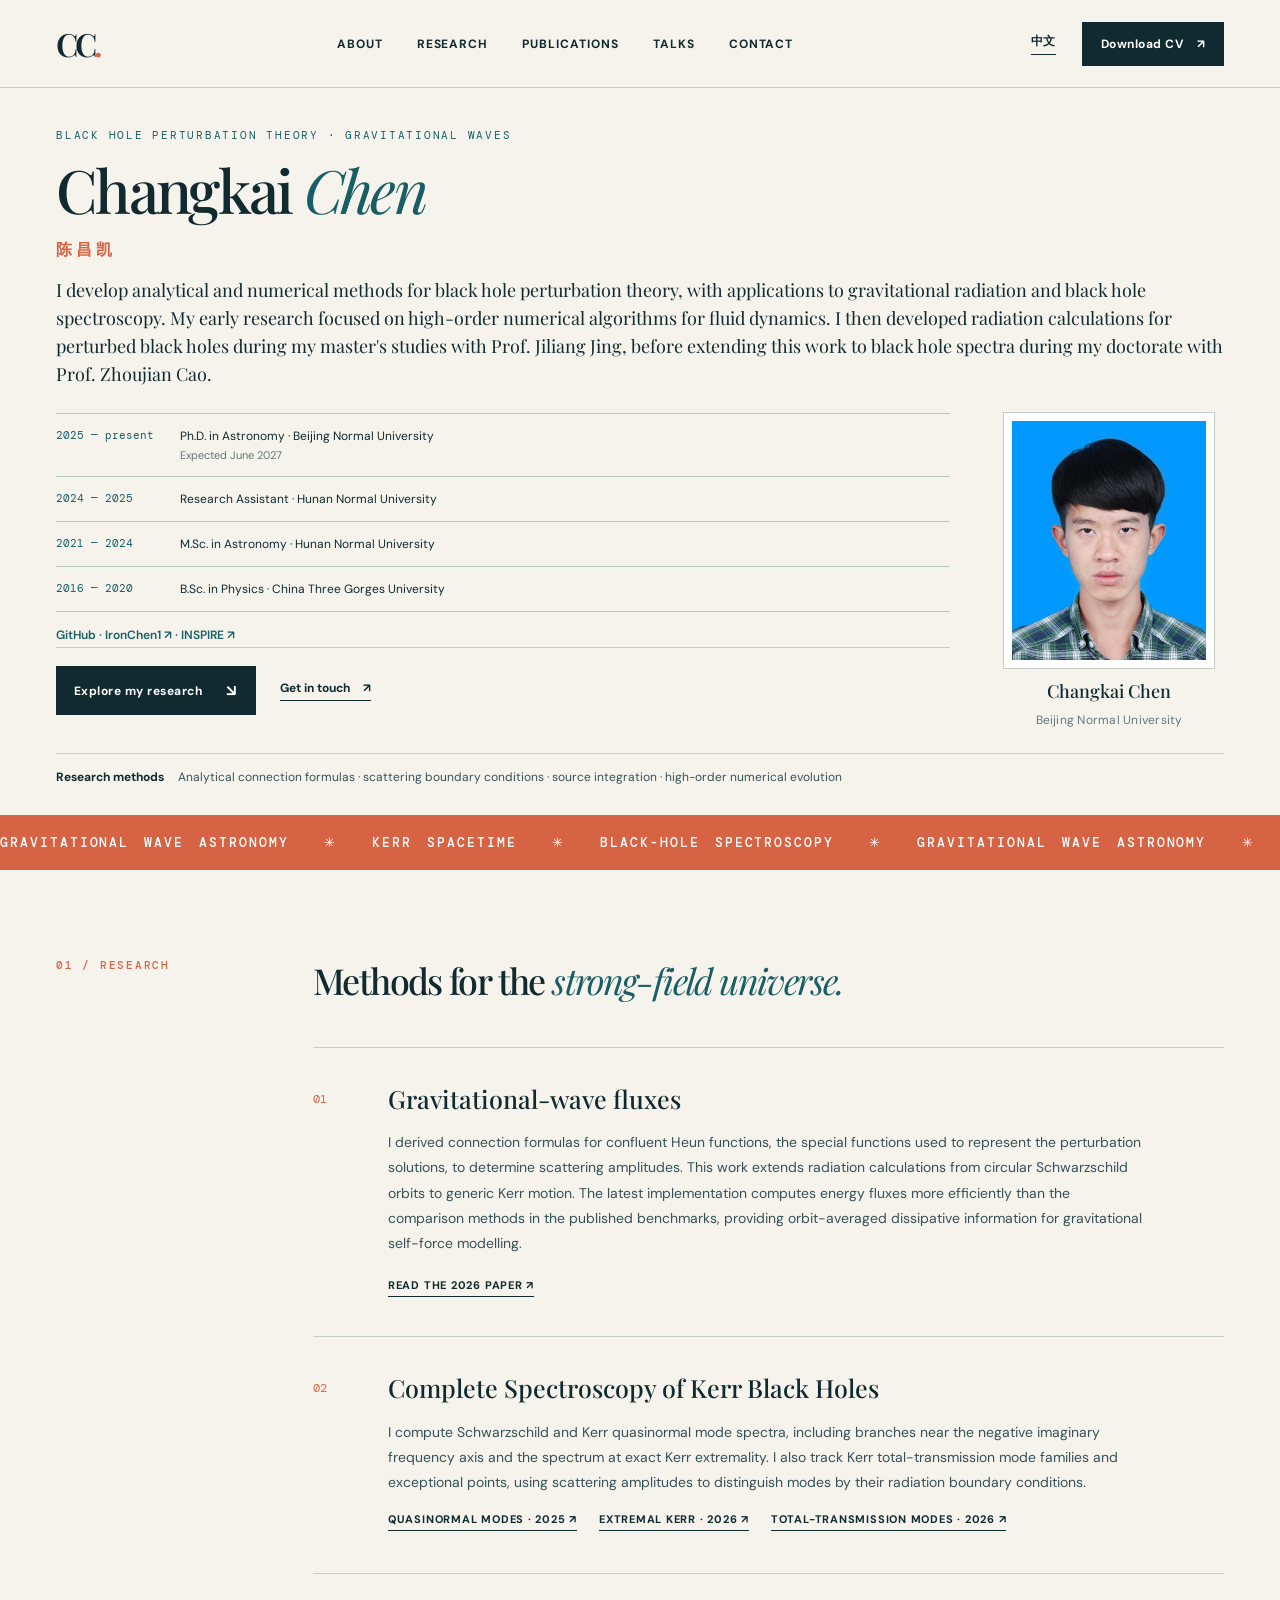
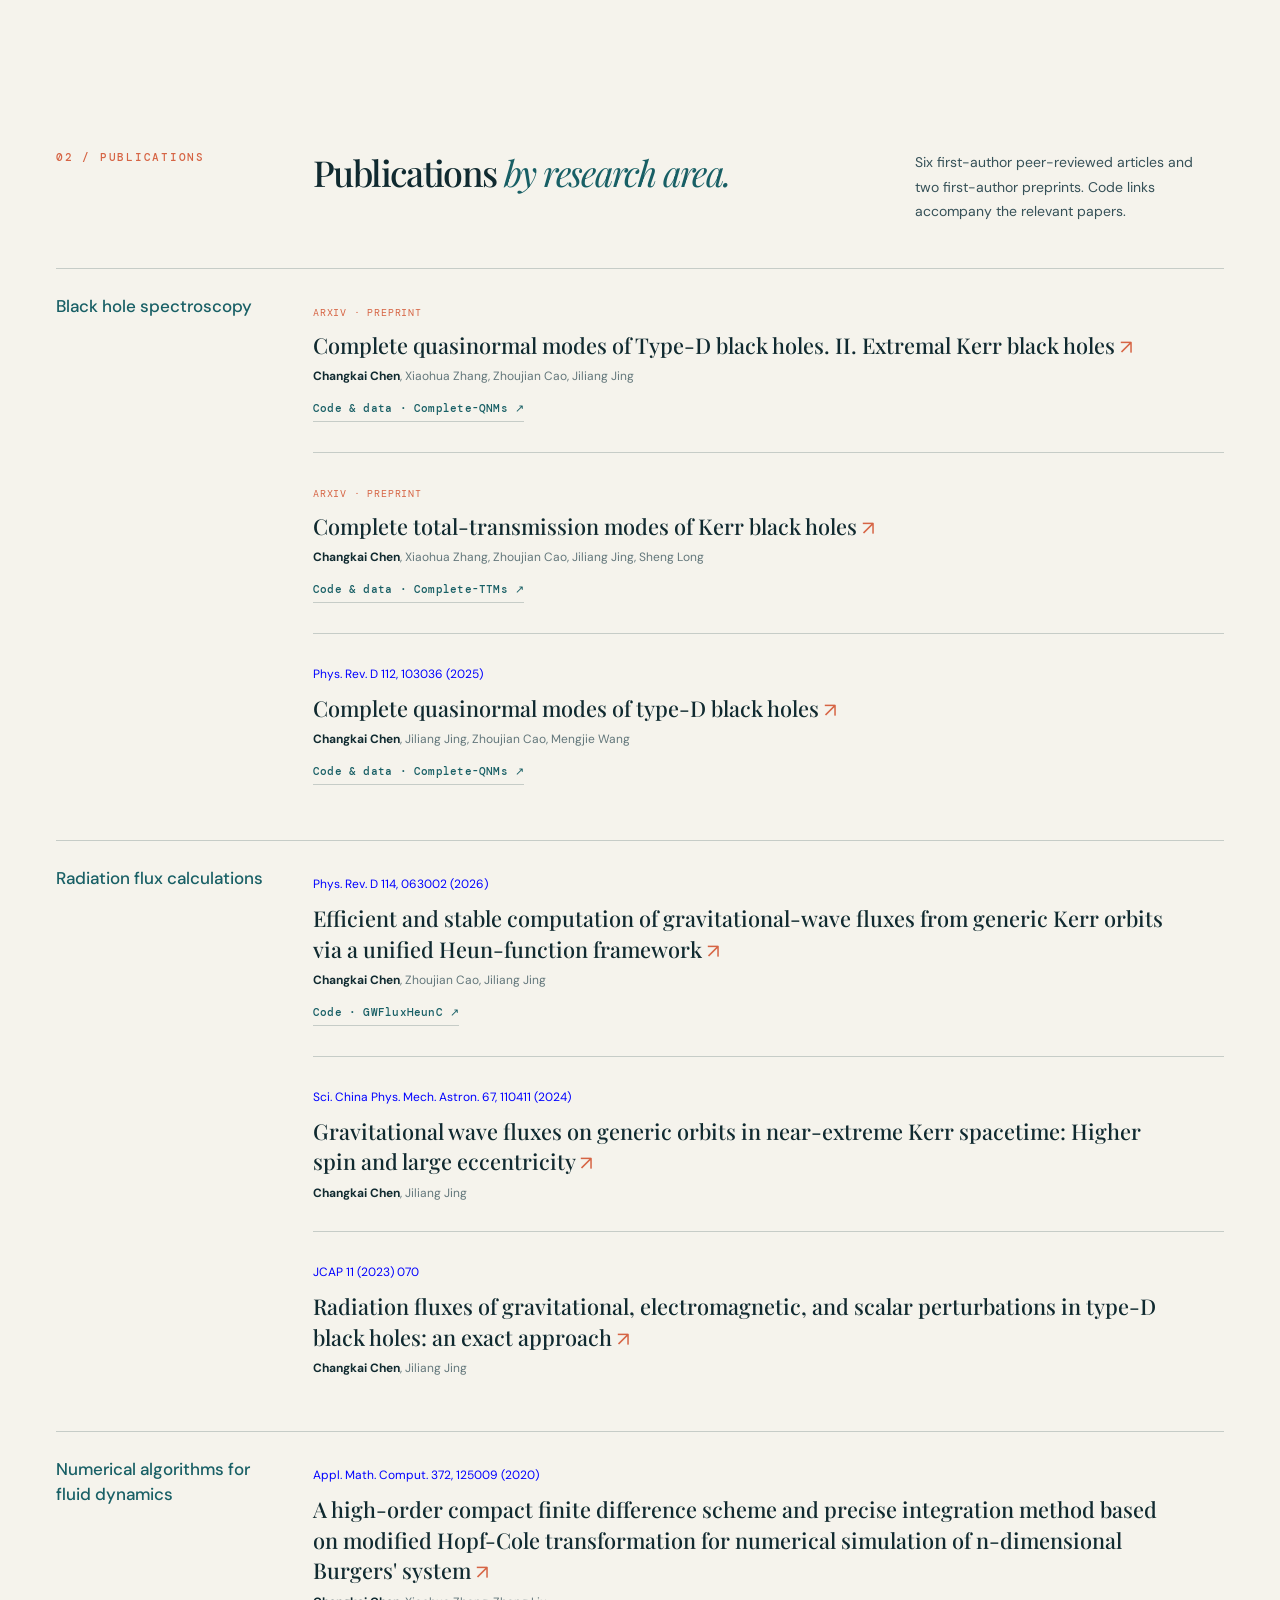
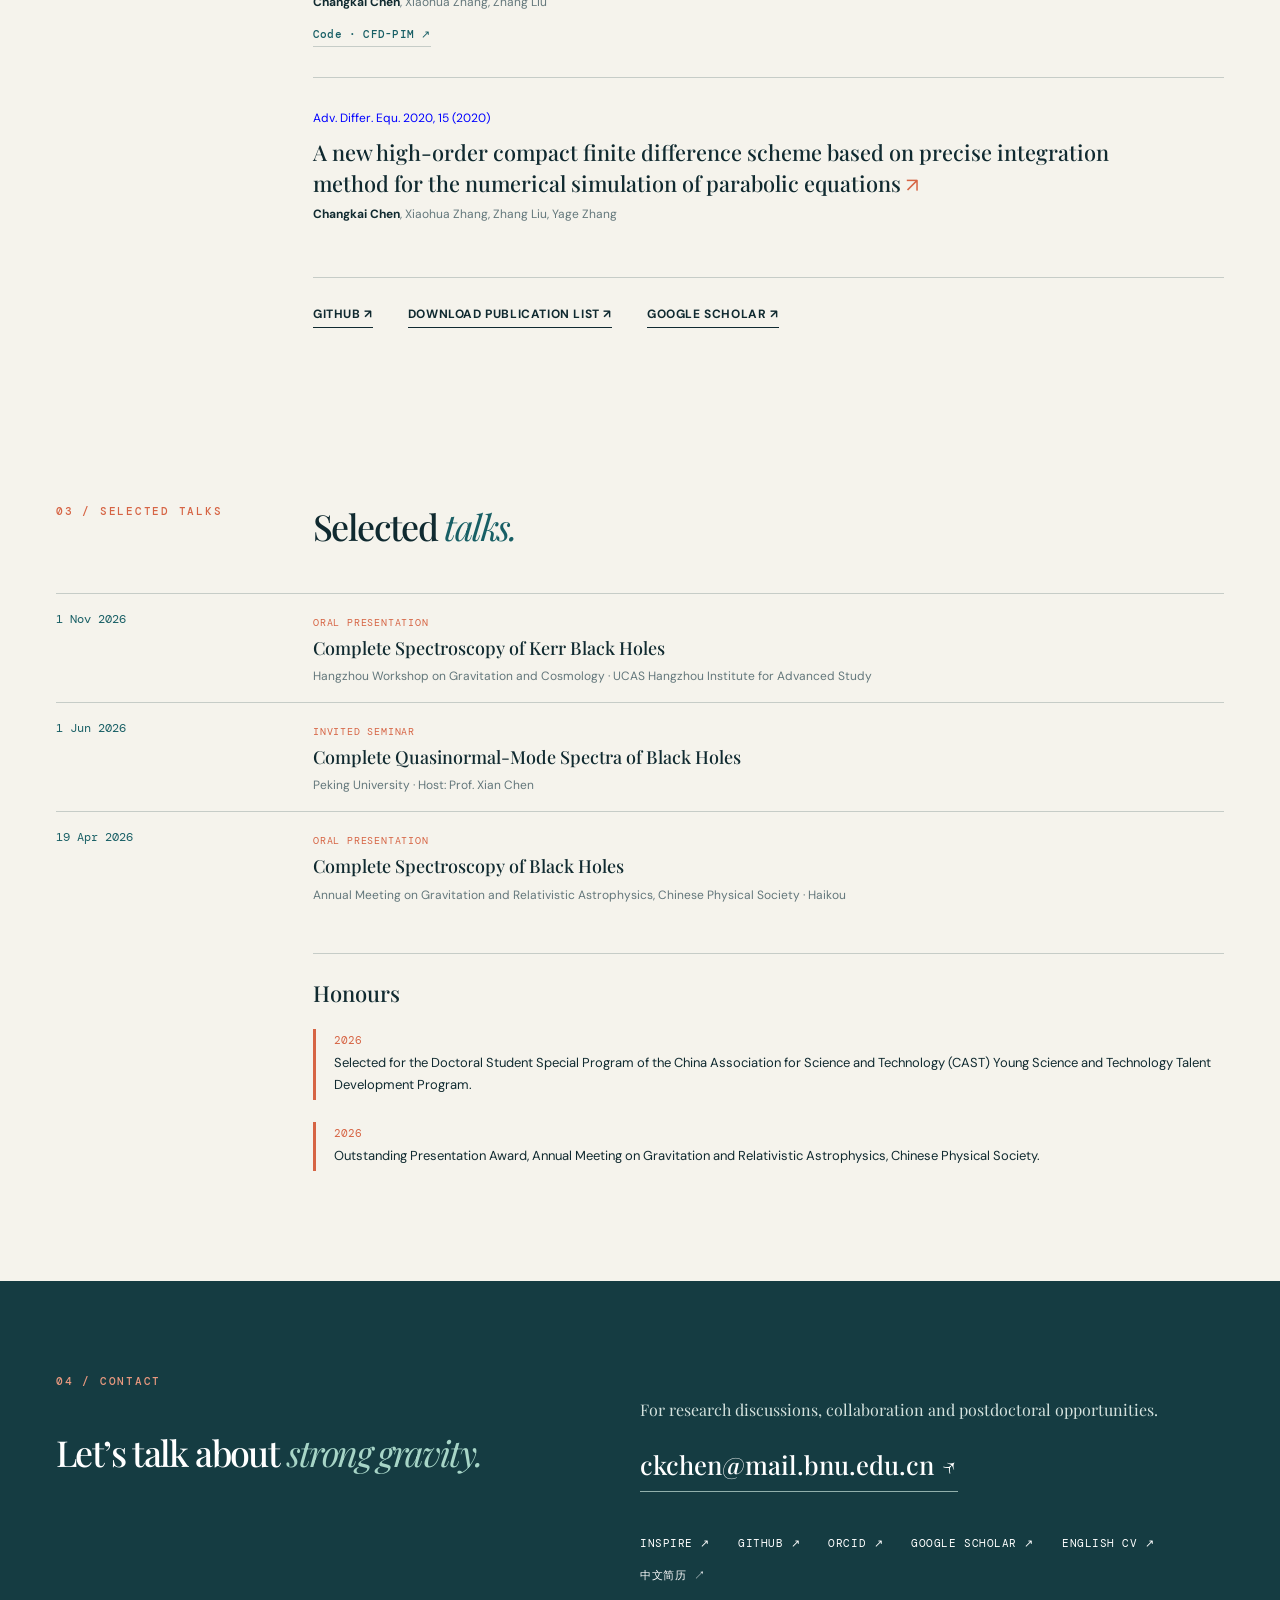
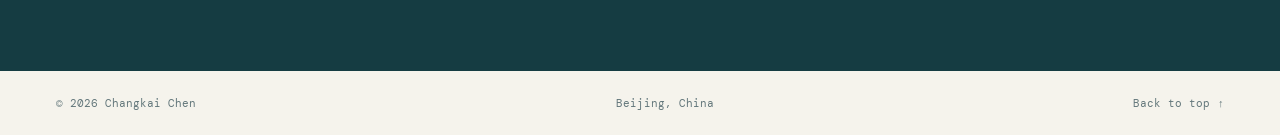
<file: index.html>
<!doctype html>
<html lang="en">
<head>
  <meta charset="utf-8">
  <meta name="viewport" content="width=device-width,initial-scale=1">
  <meta name="description" content="Changkai Chen is an astronomy Ph.D. researcher at Beijing Normal University working on black-hole perturbations, gravitational-wave fluxes and quasinormal modes.">
  <title>Changkai Chen · Black holes & gravitational waves</title>
  <link rel="canonical" href="https://ironchen1.github.io/">
  <link rel="alternate" hreflang="zh" href="https://ironchen1.github.io/zh.html">
  <link rel="stylesheet" href="styles.css?v=20261113g">
  <script type="application/ld+json">{"@context":"https://schema.org","@type":"Person","name":"Changkai Chen","alternateName":"陈昌凯","url":"https://ironchen1.github.io/","email":"mailto:ckchen@mail.bnu.edu.cn","affiliation":{"@type":"CollegeOrUniversity","name":"Beijing Normal University"},"sameAs":["https://www.researchgate.net/profile/Changkai-Chen","https://inspirehep.net/authors/2769419?ui-citation-summary=true","https://github.com/IronChen1","https://orcid.org/0000-0002-4023-0682","https://scholar.google.com/citations?user=2WpuOF4AAAAJ"],"knowsAbout":["Black-hole perturbation theory","Gravitational waves","Kerr black holes","Quasinormal modes"]}</script>
</head>
<body>
  <a class="skip" href="#main">Skip to content</a>
  <header class="site-header">
    <a class="brand" href="#top" aria-label="Changkai Chen, home">CC<span class="brand-dot">.</span></a>
    <nav aria-label="Main navigation"><a href="#about">About</a><a href="#research">Research</a><a href="#publications">Publications</a><a href="#talks">Talks</a><a href="#contact">Contact</a></nav>
    <div class="header-actions"><a class="lang" href="zh.html" lang="zh-CN" aria-label="View in Chinese">中文</a><a class="header-cv" href="assets/CV_Changkai_Chen_General.pdf" download>Download CV <span aria-hidden="true">↗</span></a></div>
  </header>
  <main id="main">
    <section class="hero wrap" id="top">
      <div class="hero-copy" id="about"><p class="lead-line">Black hole perturbation theory · Gravitational waves</p><h1><span class="latin-name">Changkai <em>Chen</em></span><span class="han-name" lang="zh-CN">陈昌凯</span></h1><p class="hero-intro">I develop analytical and numerical methods for black hole perturbation theory, with applications to gravitational radiation and black hole spectroscopy. My early research focused on high-order numerical algorithms for fluid dynamics. I then developed radiation calculations for perturbed black holes during my master's studies with Prof. Jiliang Jing, before extending this work to black hole spectra during my doctorate with Prof. Zhoujian Cao.</p></div>
      <div class="hero-details"><div class="timeline hero-timeline"><div><time>2025 — present</time><span>Ph.D. in Astronomy · Beijing Normal University<span class="degree-note">Expected June 2027</span></span></div><div><time>2024 — 2025</time><span>Research Assistant · Hunan Normal University</span></div><div><time>2021 — 2024</time><span>M.Sc. in Astronomy · Hunan Normal University</span></div><div><time>2016 — 2020</time><span>B.Sc. in Physics · China Three Gorges University</span></div></div><div class="profile-github"><a href="https://github.com/IronChen1" target="_blank" rel="noopener noreferrer">GitHub · IronChen1 <span aria-hidden="true">↗</span></a><span aria-hidden="true"> · </span><a href="https://inspirehep.net/authors/2769419?ui-citation-summary=true" target="_blank" rel="noopener noreferrer">INSPIRE <span aria-hidden="true">↗</span></a></div>
        <div class="hero-links"><a class="button-primary" href="#research">Explore my research <span aria-hidden="true">↘</span></a><a class="text-link" href="mailto:ckchen@mail.bnu.edu.cn">Get in touch <span aria-hidden="true">↗</span></a></div></div>
      <figure class="hero-visual"><div class="portrait-frame"><img src="assets/photo.jpg" alt="Changkai Chen" width="358" height="441"></div><figcaption class="visual-note">Changkai Chen<span>Beijing Normal University</span></figcaption></figure>
      <div class="hero-methods"><strong>Research methods</strong><span>Analytical connection formulas · scattering boundary conditions · source integration · high-order numerical evolution</span></div>
    </section>
    <div class="marquee" aria-hidden="true"><div>GRAVITATIONAL WAVE ASTRONOMY <span>✳</span> KERR SPACETIME <span>✳</span> BLACK-HOLE SPECTROSCOPY <span>✳</span> GRAVITATIONAL WAVE ASTRONOMY <span>✳</span> KERR SPACETIME <span>✳</span></div></div>

    <section class="section research wrap" id="research">
      <div class="section-head"><span class="index">01 / RESEARCH</span><h2>Methods for the <em>strong-field universe.</em></h2></div>
      <div class="research-list">
        <article class="research-item"><span class="item-no">01</span><div><h3>Gravitational-wave fluxes</h3><p>I derived connection formulas for confluent Heun functions, the special functions used to represent the perturbation solutions, to determine scattering amplitudes. This work extends radiation calculations from circular Schwarzschild orbits to generic Kerr motion. The latest implementation computes energy fluxes more efficiently than the comparison methods in the published benchmarks, providing orbit-averaged dissipative information for gravitational self-force modelling.</p><a href="https://doi.org/10.1103/nngm-dhpl" target="_blank" rel="noopener noreferrer">Read the 2026 paper <span aria-hidden="true">↗</span></a></div></article>
        <article class="research-item"><span class="item-no">02</span><div><h3>Complete Spectroscopy of Kerr Black Holes</h3><p>I compute Schwarzschild and Kerr quasinormal mode spectra, including branches near the negative imaginary frequency axis and the spectrum at exact Kerr extremality. I also track Kerr total-transmission mode families and exceptional points, using scattering amplitudes to distinguish modes by their radiation boundary conditions.</p><div class="research-links"><a href="https://doi.org/10.1103/f8m8-vr4l" target="_blank" rel="noopener noreferrer">Quasinormal modes · 2025 <span aria-hidden="true">↗</span></a><a href="https://arxiv.org/abs/2610.39095" target="_blank" rel="noopener noreferrer">Extremal Kerr · 2026 <span aria-hidden="true">↗</span></a><a href="https://arxiv.org/abs/2609.39609" target="_blank" rel="noopener noreferrer">Total-transmission modes · 2026 <span aria-hidden="true">↗</span></a></div></div></article>


      </div>
    </section>

    <section class="section pubs wrap" id="publications">
      <div class="section-head"><span class="index">02 / PUBLICATIONS</span><h2>Publications <em>by research area.</em></h2><p>Six first-author peer-reviewed articles and two first-author preprints. Code links accompany the relevant papers.</p></div>
      <div class="pub-year pub-category"><span>Black hole spectroscopy</span><div class="pubs-in-year"><article><span class="pub-type">arXiv · Preprint</span><h3><a href="https://arxiv.org/abs/2610.39095" target="_blank" rel="noopener noreferrer">Complete quasinormal modes of Type-D black holes. II. Extremal Kerr black holes <span aria-hidden="true">↗</span></a></h3><p><strong>Changkai Chen</strong>, Xiaohua Zhang, Zhoujian Cao, Jiliang Jing</p><div class="paper-resources"><a href="https://github.com/IronChen1/Complete-QNMs" target="_blank" rel="noopener noreferrer">Code &amp; data · Complete-QNMs <span aria-hidden="true">↗</span></a></div></article><article><span class="pub-type">arXiv · Preprint</span><h3><a href="https://arxiv.org/abs/2609.39609" target="_blank" rel="noopener noreferrer">Complete total-transmission modes of Kerr black holes <span aria-hidden="true">↗</span></a></h3><p><strong>Changkai Chen</strong>, Xiaohua Zhang, Zhoujian Cao, Jiliang Jing, Sheng Long</p><div class="paper-resources"><a href="https://github.com/IronChen1/Complete-TTMs" target="_blank" rel="noopener noreferrer">Code &amp; data · Complete-TTMs <span aria-hidden="true">↗</span></a></div></article><article><a class="journal-citation" href="https://doi.org/10.1103/f8m8-vr4l" target="_blank" rel="noopener noreferrer">Phys. Rev. D 112, 103036 (2025)</a><h3><a href="https://doi.org/10.1103/f8m8-vr4l" target="_blank" rel="noopener noreferrer">Complete quasinormal modes of type-D black holes <span aria-hidden="true">↗</span></a></h3><p><strong>Changkai Chen</strong>, Jiliang Jing, Zhoujian Cao, Mengjie Wang</p><div class="paper-resources"><a href="https://github.com/IronChen1/Complete-QNMs" target="_blank" rel="noopener noreferrer">Code &amp; data · Complete-QNMs <span aria-hidden="true">↗</span></a></div></article></div></div>
      <div class="pub-year pub-category"><span>Radiation flux calculations</span><div class="pubs-in-year"><article><a class="journal-citation" href="https://doi.org/10.1103/nngm-dhpl" target="_blank" rel="noopener noreferrer">Phys. Rev. D 114, 063002 (2026)</a><h3><a href="https://doi.org/10.1103/nngm-dhpl" target="_blank" rel="noopener noreferrer">Efficient and stable computation of gravitational-wave fluxes from generic Kerr orbits via a unified Heun-function framework <span aria-hidden="true">↗</span></a></h3><p><strong>Changkai Chen</strong>, Zhoujian Cao, Jiliang Jing</p><div class="paper-resources"><a href="https://github.com/IronChen1/GWFluxHeunC" target="_blank" rel="noopener noreferrer">Code · GWFluxHeunC <span aria-hidden="true">↗</span></a></div></article><article><a class="journal-citation" href="https://doi.org/10.1007/s11433-024-2431-0" target="_blank" rel="noopener noreferrer">Sci. China Phys. Mech. Astron. 67, 110411 (2024)</a><h3><a href="https://doi.org/10.1007/s11433-024-2431-0" target="_blank" rel="noopener noreferrer">Gravitational wave fluxes on generic orbits in near-extreme Kerr spacetime: Higher spin and large eccentricity <span aria-hidden="true">↗</span></a></h3><p><strong>Changkai Chen</strong>, Jiliang Jing</p></article><article><a class="journal-citation" href="https://doi.org/10.1088/1475-7516/2023/11/070" target="_blank" rel="noopener noreferrer">JCAP 11 (2023) 070</a><h3><a href="https://doi.org/10.1088/1475-7516/2023/11/070" target="_blank" rel="noopener noreferrer">Radiation fluxes of gravitational, electromagnetic, and scalar perturbations in type-D black holes: an exact approach <span aria-hidden="true">↗</span></a></h3><p><strong>Changkai Chen</strong>, Jiliang Jing</p></article></div></div>
      <div class="pub-year pub-category"><span>Numerical algorithms for fluid dynamics</span><div class="pubs-in-year"><article><a class="journal-citation" href="https://doi.org/10.1016/j.amc.2019.125009" target="_blank" rel="noopener noreferrer">Appl. Math. Comput. 372, 125009 (2020)</a><h3><a href="https://doi.org/10.1016/j.amc.2019.125009" target="_blank" rel="noopener noreferrer">A high-order compact finite difference scheme and precise integration method based on modified Hopf-Cole transformation for numerical simulation of n-dimensional Burgers' system <span aria-hidden="true">↗</span></a></h3><p><strong>Changkai Chen</strong>, Xiaohua Zhang, Zhang Liu</p><div class="paper-resources"><a href="https://github.com/LzEfreet/CFD-PIM" target="_blank" rel="noopener noreferrer">Code · CFD-PIM <span aria-hidden="true">↗</span></a></div></article><article><a class="journal-citation" href="https://doi.org/10.1186/s13662-019-2484-7" target="_blank" rel="noopener noreferrer">Adv. Differ. Equ. 2020, 15 (2020)</a><h3><a href="https://doi.org/10.1186/s13662-019-2484-7" target="_blank" rel="noopener noreferrer">A new high-order compact finite difference scheme based on precise integration method for the numerical simulation of parabolic equations <span aria-hidden="true">↗</span></a></h3><p><strong>Changkai Chen</strong>, Xiaohua Zhang, Zhang Liu, Yage Zhang</p></article></div></div>
      <div class="publication-links"><a href="https://github.com/IronChen1" target="_blank" rel="noopener noreferrer">GitHub <span aria-hidden="true">↗</span></a><a href="assets/Publications_Changkai_Chen.pdf" download>Download publication list <span aria-hidden="true">↗</span></a><a href="https://scholar.google.com/citations?user=2WpuOF4AAAAJ" target="_blank" rel="noopener noreferrer">Google Scholar <span aria-hidden="true">↗</span></a></div>
    </section>

    <section class="section pubs wrap" id="talks"><div class="section-head"><span class="index">03 / SELECTED TALKS</span><h2>Selected <em>talks.</em></h2></div><div class="pub-year"><span>1 Nov 2026</span><div class="pubs-in-year"><article><span class="pub-type">Oral presentation</span><h3>Complete Spectroscopy of Kerr Black Holes</h3><p>Hangzhou Workshop on Gravitation and Cosmology · UCAS Hangzhou Institute for Advanced Study</p></article></div></div><div class="pub-year"><span>1 Jun 2026</span><div class="pubs-in-year"><article><span class="pub-type">Invited seminar</span><h3>Complete Quasinormal-Mode Spectra of Black Holes</h3><p>Peking University · Host: Prof. Xian Chen</p></article></div></div><div class="pub-year"><span>19 Apr 2026</span><div class="pubs-in-year"><article><span class="pub-type">Oral presentation</span><h3>Complete Spectroscopy of Black Holes</h3><p>Annual Meeting on Gravitation and Relativistic Astrophysics, Chinese Physical Society · Haikou</p></article></div></div><div class="talk-honours"><h3>Honours</h3><div class="about-highlights"><p class="award"><span>2026</span> Selected for the Doctoral Student Special Program of the China Association for Science and Technology (CAST) Young Science and Technology Talent Development Program.</p><p class="award"><span>2026</span> Outstanding Presentation Award, Annual Meeting on Gravitation and Relativistic Astrophysics, Chinese Physical Society.</p></div></div></section>
    <section class="contact" id="contact"><div class="wrap contact-grid"><div><span class="index">04 / CONTACT</span><h2>Let’s talk about <em>strong gravity.</em></h2></div><div class="contact-side"><p>For research discussions, collaboration and postdoctoral opportunities.</p><a class="email" href="mailto:ckchen@mail.bnu.edu.cn">ckchen@mail.bnu.edu.cn <span aria-hidden="true">↗</span></a><div class="contact-links"><a href="https://inspirehep.net/authors/2769419?ui-citation-summary=true" target="_blank" rel="noopener noreferrer">INSPIRE ↗</a><a href="https://github.com/IronChen1" target="_blank" rel="noopener noreferrer">GitHub ↗</a><a href="https://orcid.org/0000-0002-4023-0682" target="_blank" rel="noopener noreferrer">ORCID ↗</a><a href="https://scholar.google.com/citations?user=2WpuOF4AAAAJ" target="_blank" rel="noopener noreferrer">Google Scholar ↗</a><a href="assets/CV_Changkai_Chen_General.pdf" download>English CV ↗</a><a href="assets/CV_Changkai_Chen_CN_University.pdf" download>中文简历 ↗</a></div></div></div></section>
  </main>
  <footer class="footer wrap"><span>© 2026 Changkai Chen</span><span>Beijing, China</span><a href="#top">Back to top ↑</a></footer>
</body>
</html>
</file>
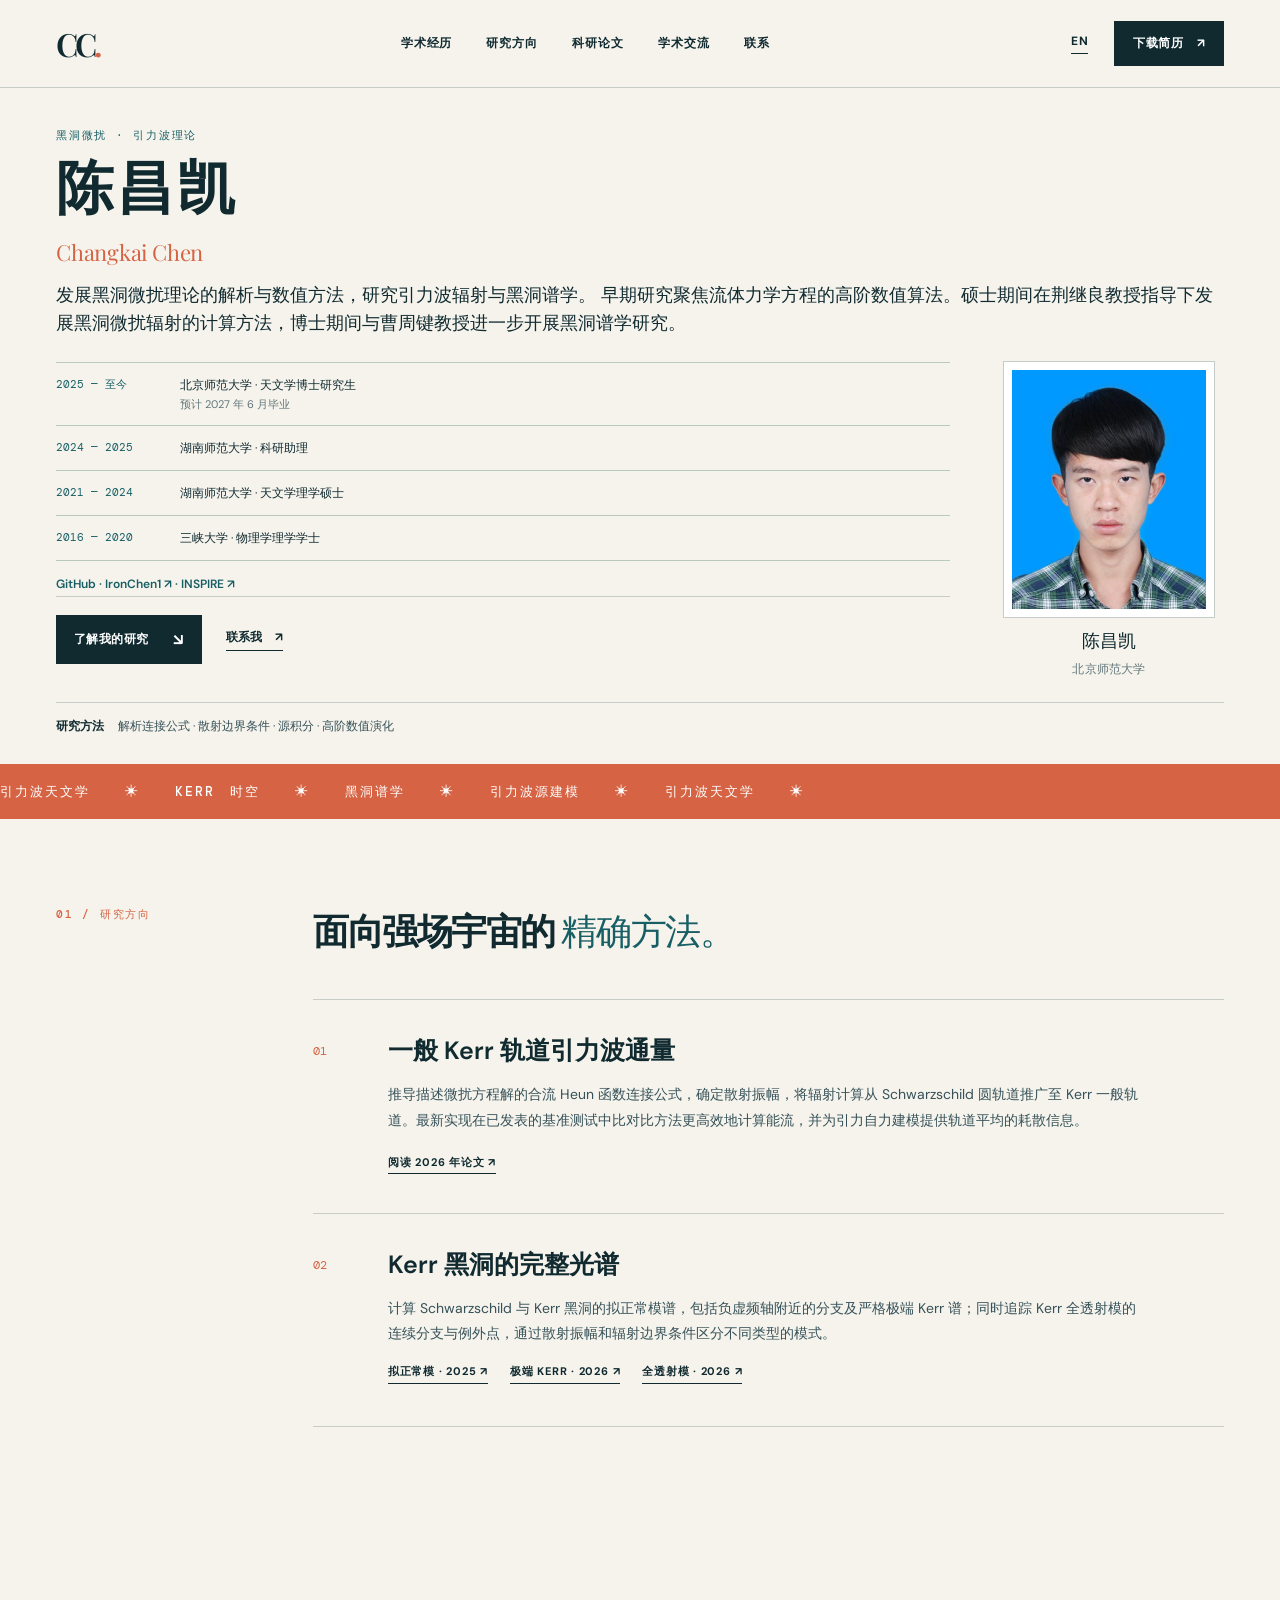
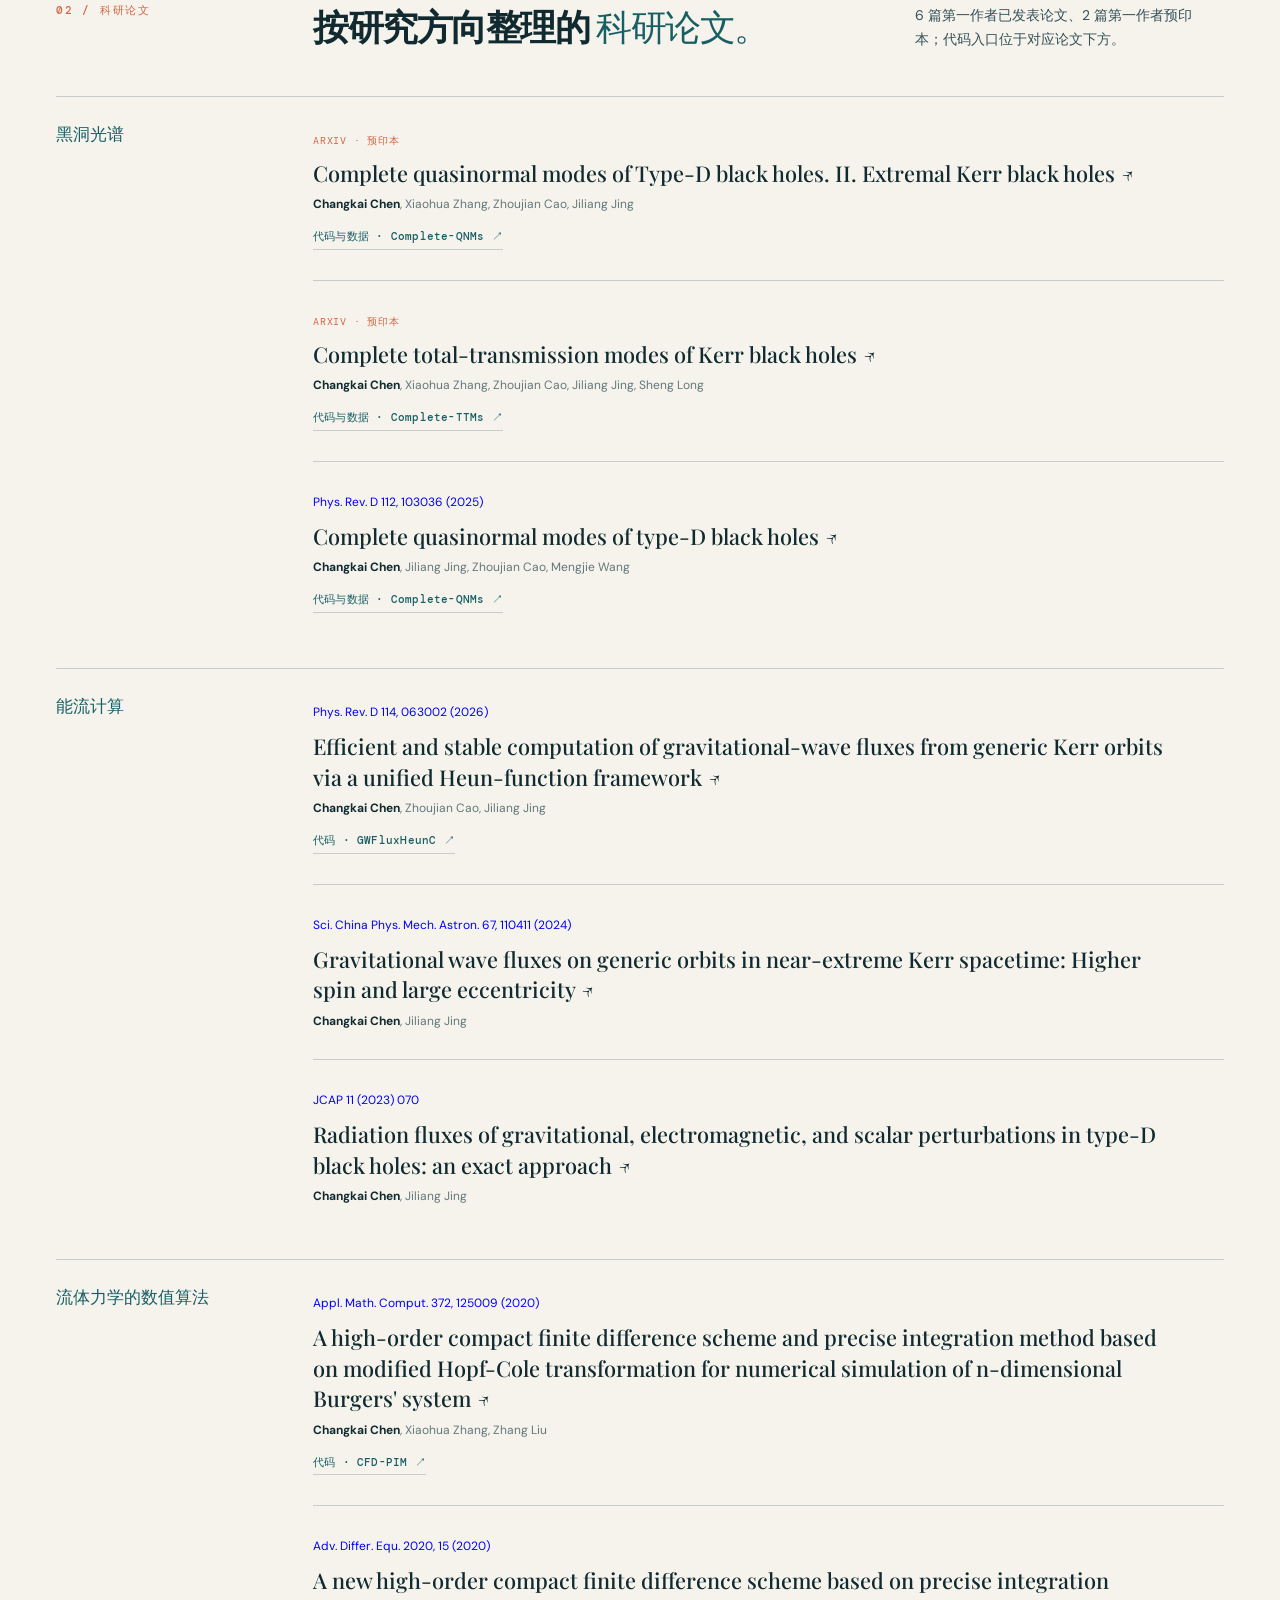
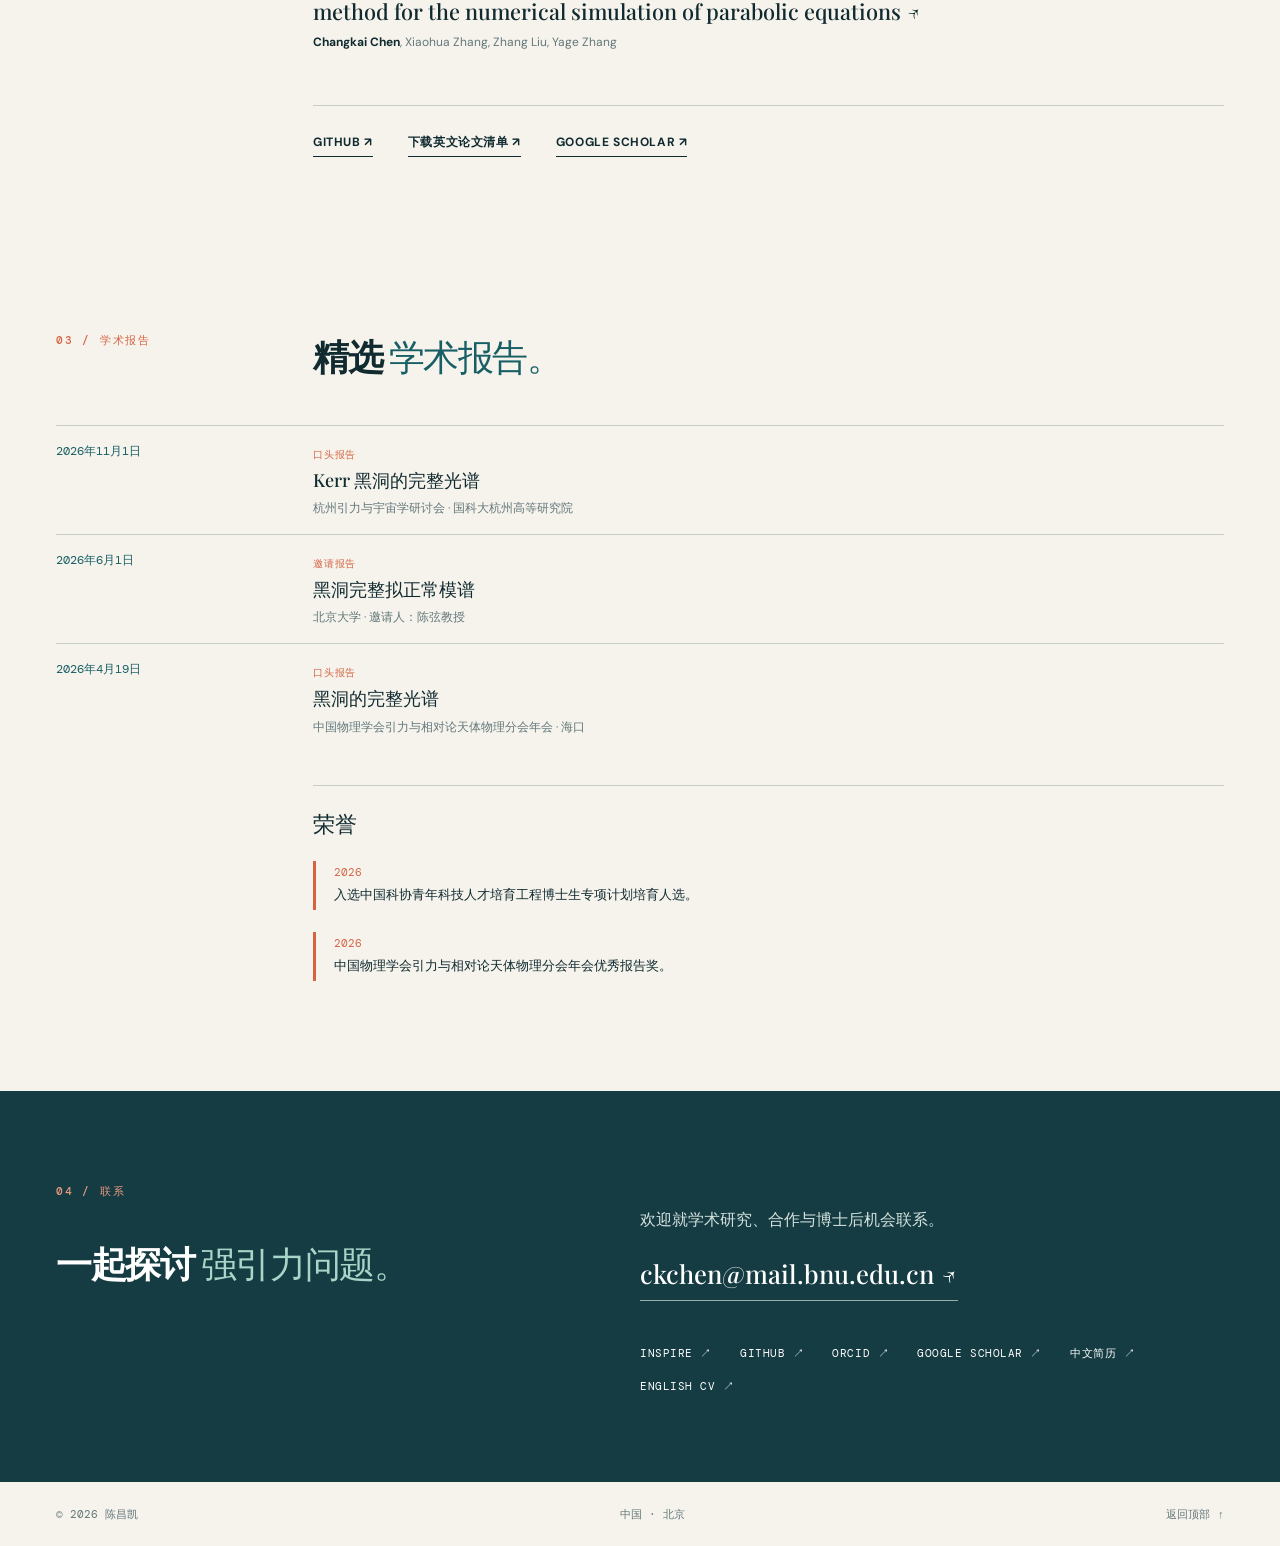
<file: zh.html>
<!doctype html>
<html lang="zh-CN">
<head>
  <meta charset="utf-8"><meta name="viewport" content="width=device-width,initial-scale=1">
  <meta name="description" content="陈昌凯，北京师范大学天文学博士研究生，研究黑洞微扰、引力波辐射、拟正常模与高精度数值算法。">
  <title>陈昌凯 · 黑洞微扰与引力波研究</title>
  <link rel="canonical" href="https://ironchen1.github.io/zh.html">
  <link rel="alternate" hreflang="en" href="https://ironchen1.github.io/">
  <link rel="stylesheet" href="styles.css?v=20261113g">
</head>
<body class="zh">
  <a class="skip" href="#main">跳转到正文</a>
  <header class="site-header"><a class="brand" href="#top" aria-label="陈昌凯，首页">CC<span class="brand-dot">.</span></a><nav aria-label="主导航"><a href="#about">学术经历</a><a href="#research">研究方向</a><a href="#publications">科研论文</a><a href="#talks">学术交流</a><a href="#contact">联系</a></nav><div class="header-actions"><a class="lang" href="index.html" lang="en">EN</a><a class="header-cv" href="assets/CV_Changkai_Chen_CN_University.pdf" download>下载简历 <span aria-hidden="true">↗</span></a></div></header>
  <main id="main">
    <section class="hero wrap" id="top">
      <div class="hero-copy" id="about"><p class="lead-line">黑洞微扰 · 引力波理论</p><h1>陈昌凯<span class="han-name">Changkai Chen</span></h1><p class="hero-intro">发展黑洞微扰理论的解析与数值方法，研究引力波辐射与黑洞谱学。 早期研究聚焦流体力学方程的高阶数值算法。硕士期间在荆继良教授指导下发展黑洞微扰辐射的计算方法，博士期间与曹周键教授进一步开展黑洞谱学研究。</p></div>
      <div class="hero-details"><div class="timeline hero-timeline"><div><time>2025 — 至今</time><span>北京师范大学 · 天文学博士研究生<span class="degree-note">预计 2027 年 6 月毕业</span></span></div><div><time>2024 — 2025</time><span>湖南师范大学 · 科研助理</span></div><div><time>2021 — 2024</time><span>湖南师范大学 · 天文学理学硕士</span></div><div><time>2016 — 2020</time><span>三峡大学 · 物理学理学学士</span></div></div><div class="profile-github"><a href="https://github.com/IronChen1" target="_blank" rel="noopener noreferrer">GitHub · IronChen1 <span aria-hidden="true">↗</span></a><span aria-hidden="true"> · </span><a href="https://inspirehep.net/authors/2769419?ui-citation-summary=true" target="_blank" rel="noopener noreferrer">INSPIRE <span aria-hidden="true">↗</span></a></div><div class="hero-links"><a class="button-primary" href="#research">了解我的研究 <span aria-hidden="true">↘</span></a><a class="text-link" href="mailto:ckchen@mail.bnu.edu.cn">联系我 <span aria-hidden="true">↗</span></a></div></div>
      <figure class="hero-visual"><div class="portrait-frame"><img src="assets/photo.jpg" alt="陈昌凯" width="358" height="441"></div><figcaption class="visual-note">陈昌凯<span>北京师范大学</span></figcaption></figure>
      <div class="hero-methods"><strong>研究方法</strong><span>解析连接公式 · 散射边界条件 · 源积分 · 高阶数值演化</span></div>
    </section>
    <div class="marquee" aria-hidden="true"><div>引力波天文学 <span>✳</span> KERR 时空 <span>✳</span> 黑洞谱学 <span>✳</span> 引力波源建模 <span>✳</span> 引力波天文学 <span>✳</span></div></div>

    <section class="section research wrap" id="research"><div class="section-head"><span class="index">01 / 研究方向</span><h2>面向强场宇宙的 <em>精确方法。</em></h2></div><div class="research-list"><article class="research-item"><span class="item-no">01</span><div><h3>一般 Kerr 轨道引力波通量</h3><p>推导描述微扰方程解的合流 Heun 函数连接公式，确定散射振幅，将辐射计算从 Schwarzschild 圆轨道推广至 Kerr 一般轨道。最新实现在已发表的基准测试中比对比方法更高效地计算能流，并为引力自力建模提供轨道平均的耗散信息。</p><a href="https://doi.org/10.1103/nngm-dhpl" target="_blank" rel="noopener noreferrer">阅读 2026 年论文 ↗</a></div></article><article class="research-item"><span class="item-no">02</span><div><h3>Kerr 黑洞的完整光谱</h3><p>计算 Schwarzschild 与 Kerr 黑洞的拟正常模谱，包括负虚频轴附近的分支及严格极端 Kerr 谱；同时追踪 Kerr 全透射模的连续分支与例外点，通过散射振幅和辐射边界条件区分不同类型的模式。</p><div class="research-links"><a href="https://doi.org/10.1103/f8m8-vr4l" target="_blank" rel="noopener noreferrer">拟正常模 · 2025 <span aria-hidden="true">↗</span></a><a href="https://arxiv.org/abs/2610.39095" target="_blank" rel="noopener noreferrer">极端 Kerr · 2026 <span aria-hidden="true">↗</span></a><a href="https://arxiv.org/abs/2609.39609" target="_blank" rel="noopener noreferrer">全透射模 · 2026 <span aria-hidden="true">↗</span></a></div></div></article></div></section>

    <section class="section pubs wrap" id="publications">
      <div class="section-head"><span class="index">02 / 科研论文</span><h2>按研究方向整理的 <em>科研论文。</em></h2><p>6 篇第一作者已发表论文、2 篇第一作者预印本；代码入口位于对应论文下方。</p></div>
      <div class="pub-year pub-category"><span>黑洞光谱</span><div class="pubs-in-year"><article><span class="pub-type">arXiv · 预印本</span><h3><a href="https://arxiv.org/abs/2610.39095" target="_blank" rel="noopener noreferrer">Complete quasinormal modes of Type-D black holes. II. Extremal Kerr black holes ↗</a></h3><p><strong>Changkai Chen</strong>, Xiaohua Zhang, Zhoujian Cao, Jiliang Jing</p><div class="paper-resources"><a href="https://github.com/IronChen1/Complete-QNMs" target="_blank" rel="noopener noreferrer">代码与数据 · Complete-QNMs <span aria-hidden="true">↗</span></a></div></article><article><span class="pub-type">arXiv · 预印本</span><h3><a href="https://arxiv.org/abs/2609.39609" target="_blank" rel="noopener noreferrer">Complete total-transmission modes of Kerr black holes ↗</a></h3><p><strong>Changkai Chen</strong>, Xiaohua Zhang, Zhoujian Cao, Jiliang Jing, Sheng Long</p><div class="paper-resources"><a href="https://github.com/IronChen1/Complete-TTMs" target="_blank" rel="noopener noreferrer">代码与数据 · Complete-TTMs <span aria-hidden="true">↗</span></a></div></article><article><a class="journal-citation" href="https://doi.org/10.1103/f8m8-vr4l" target="_blank" rel="noopener noreferrer">Phys. Rev. D 112, 103036 (2025)</a><h3><a href="https://doi.org/10.1103/f8m8-vr4l" target="_blank" rel="noopener noreferrer">Complete quasinormal modes of type-D black holes ↗</a></h3><p><strong>Changkai Chen</strong>, Jiliang Jing, Zhoujian Cao, Mengjie Wang</p><div class="paper-resources"><a href="https://github.com/IronChen1/Complete-QNMs" target="_blank" rel="noopener noreferrer">代码与数据 · Complete-QNMs <span aria-hidden="true">↗</span></a></div></article></div></div>
      <div class="pub-year pub-category"><span>能流计算</span><div class="pubs-in-year"><article><a class="journal-citation" href="https://doi.org/10.1103/nngm-dhpl" target="_blank" rel="noopener noreferrer">Phys. Rev. D 114, 063002 (2026)</a><h3><a href="https://doi.org/10.1103/nngm-dhpl" target="_blank" rel="noopener noreferrer">Efficient and stable computation of gravitational-wave fluxes from generic Kerr orbits via a unified Heun-function framework ↗</a></h3><p><strong>Changkai Chen</strong>, Zhoujian Cao, Jiliang Jing</p><div class="paper-resources"><a href="https://github.com/IronChen1/GWFluxHeunC" target="_blank" rel="noopener noreferrer">代码 · GWFluxHeunC <span aria-hidden="true">↗</span></a></div></article><article><a class="journal-citation" href="https://doi.org/10.1007/s11433-024-2431-0" target="_blank" rel="noopener noreferrer">Sci. China Phys. Mech. Astron. 67, 110411 (2024)</a><h3><a href="https://doi.org/10.1007/s11433-024-2431-0" target="_blank" rel="noopener noreferrer">Gravitational wave fluxes on generic orbits in near-extreme Kerr spacetime: Higher spin and large eccentricity ↗</a></h3><p><strong>Changkai Chen</strong>, Jiliang Jing</p></article><article><a class="journal-citation" href="https://doi.org/10.1088/1475-7516/2023/11/070" target="_blank" rel="noopener noreferrer">JCAP 11 (2023) 070</a><h3><a href="https://doi.org/10.1088/1475-7516/2023/11/070" target="_blank" rel="noopener noreferrer">Radiation fluxes of gravitational, electromagnetic, and scalar perturbations in type-D black holes: an exact approach ↗</a></h3><p><strong>Changkai Chen</strong>, Jiliang Jing</p></article></div></div>
      <div class="pub-year pub-category"><span>流体力学的数值算法</span><div class="pubs-in-year"><article><a class="journal-citation" href="https://doi.org/10.1016/j.amc.2019.125009" target="_blank" rel="noopener noreferrer">Appl. Math. Comput. 372, 125009 (2020)</a><h3><a href="https://doi.org/10.1016/j.amc.2019.125009" target="_blank" rel="noopener noreferrer">A high-order compact finite difference scheme and precise integration method based on modified Hopf-Cole transformation for numerical simulation of n-dimensional Burgers' system ↗</a></h3><p><strong>Changkai Chen</strong>, Xiaohua Zhang, Zhang Liu</p><div class="paper-resources"><a href="https://github.com/LzEfreet/CFD-PIM" target="_blank" rel="noopener noreferrer">代码 · CFD-PIM <span aria-hidden="true">↗</span></a></div></article><article><a class="journal-citation" href="https://doi.org/10.1186/s13662-019-2484-7" target="_blank" rel="noopener noreferrer">Adv. Differ. Equ. 2020, 15 (2020)</a><h3><a href="https://doi.org/10.1186/s13662-019-2484-7" target="_blank" rel="noopener noreferrer">A new high-order compact finite difference scheme based on precise integration method for the numerical simulation of parabolic equations ↗</a></h3><p><strong>Changkai Chen</strong>, Xiaohua Zhang, Zhang Liu, Yage Zhang</p></article></div></div>
      <div class="publication-links"><a href="https://github.com/IronChen1" target="_blank" rel="noopener noreferrer">GitHub <span aria-hidden="true">↗</span></a><a href="assets/Publications_Changkai_Chen.pdf" download>下载英文论文清单 ↗</a><a href="https://scholar.google.com/citations?user=2WpuOF4AAAAJ" target="_blank" rel="noopener noreferrer">Google Scholar ↗</a></div>
    </section>

    <section class="section pubs wrap" id="talks"><div class="section-head"><span class="index">03 / 学术报告</span><h2>精选 <em>学术报告。</em></h2></div><div class="pub-year"><span>2026年11月1日</span><div class="pubs-in-year"><article><span class="pub-type">口头报告</span><h3>Kerr 黑洞的完整光谱</h3><p>杭州引力与宇宙学研讨会 · 国科大杭州高等研究院</p></article></div></div><div class="pub-year"><span>2026年6月1日</span><div class="pubs-in-year"><article><span class="pub-type">邀请报告</span><h3>黑洞完整拟正常模谱</h3><p>北京大学 · 邀请人：陈弦教授</p></article></div></div><div class="pub-year"><span>2026年4月19日</span><div class="pubs-in-year"><article><span class="pub-type">口头报告</span><h3>黑洞的完整光谱</h3><p>中国物理学会引力与相对论天体物理分会年会 · 海口</p></article></div></div><div class="talk-honours"><h3>荣誉</h3><div class="about-highlights"><p class="award"><span>2026</span> 入选中国科协青年科技人才培育工程博士生专项计划培育人选。</p><p class="award"><span>2026</span> 中国物理学会引力与相对论天体物理分会年会优秀报告奖。</p></div></div></section>
    <section class="contact" id="contact"><div class="wrap contact-grid"><div><span class="index">04 / 联系</span><h2>一起探讨 <em>强引力问题。</em></h2></div><div class="contact-side"><p>欢迎就学术研究、合作与博士后机会联系。</p><a class="email" href="mailto:ckchen@mail.bnu.edu.cn">ckchen@mail.bnu.edu.cn ↗</a><div class="contact-links"><a href="https://inspirehep.net/authors/2769419?ui-citation-summary=true" target="_blank" rel="noopener noreferrer">INSPIRE ↗</a><a href="https://github.com/IronChen1" target="_blank" rel="noopener noreferrer">GitHub ↗</a><a href="https://orcid.org/0000-0002-4023-0682" target="_blank" rel="noopener noreferrer">ORCID ↗</a><a href="https://scholar.google.com/citations?user=2WpuOF4AAAAJ" target="_blank" rel="noopener noreferrer">Google Scholar ↗</a><a href="assets/CV_Changkai_Chen_CN_University.pdf" download>中文简历 ↗</a><a href="assets/CV_Changkai_Chen_General.pdf" download>English CV ↗</a></div></div></div></section>
  </main><footer class="footer wrap"><span>© 2026 陈昌凯</span><span>中国 · 北京</span><a href="#top">返回顶部 ↑</a></footer>
</body></html>
</file>
<file: styles.css>
@import url('https://fonts.googleapis.com/css2?family=DM+Sans:wght@400;500;600;700&family=DM+Mono:wght@400;500&family=Playfair+Display:ital,wght@0,400;0,500;0,600;1,400;1,500&display=swap');
:root{--ink:#102a30;--ink-soft:#365158;--muted:#63777b;--accent:#d66444;--teal:#185f65;--paper:#f5f3ec;--line:#c6ccc7;--white:#fff;--serif:'Playfair Display',Georgia,serif;--sans:'DM Sans','Noto Sans SC','Microsoft YaHei',Arial,sans-serif;--mono:'DM Mono',monospace}
*{box-sizing:border-box}html{scroll-behavior:smooth}body{margin:0;background:var(--paper);color:var(--ink);font-family:var(--sans);-webkit-font-smoothing:antialiased}a{color:inherit;text-decoration:none}a:focus-visible{outline:2px solid var(--accent);outline-offset:4px}img{display:block;max-width:100%}.skip{position:absolute;top:-60px;left:20px;background:var(--ink);color:#fff;padding:12px;z-index:10}.skip:focus{top:10px}.wrap{width:min(1280px,calc(100% - 112px));margin-inline:auto}
.site-header{height:88px;padding:0 56px;display:flex;align-items:center;gap:50px;border-bottom:1px solid var(--line);position:relative;z-index:3}.brand{font-family:var(--serif);font-size:32px;font-weight:600;letter-spacing:-.09em;line-height:1}.brand-dot{color:var(--accent)}.site-header nav{display:flex;gap:34px;margin:auto;font-size:12px;font-weight:700;letter-spacing:.08em;text-transform:uppercase}.site-header nav a{padding:12px 0;transition:color .2s}.site-header nav a:hover,.lang:hover,.text-link:hover,.research-item a:hover{color:var(--accent)}.header-actions{display:flex;gap:26px;align-items:center;font-size:12px;font-weight:700;letter-spacing:.04em}.lang{border-bottom:1px solid var(--ink);padding-bottom:4px}.header-cv{background:var(--ink);color:#fff;padding:14px 19px;white-space:nowrap;transition:background .2s}.header-cv:hover,.button-primary:hover{background:var(--teal)}.header-cv span{margin-left:10px}
.hero{display:grid;grid-template-columns:minmax(0,1fr) 230px;grid-template-areas:"intro intro" "details portrait" "methods methods";column-gap:44px;row-gap:24px;align-items:start;min-height:0;padding-top:40px;padding-bottom:28px}.hero-copy{grid-area:intro;min-width:0;padding:0;display:block}.lead-line{color:var(--teal);font-family:var(--mono);font-size:11px;letter-spacing:.16em;text-transform:uppercase;margin:0 0 14px}.hero h1{font-family:var(--serif);font-size:clamp(36px,4.7vw,60px);line-height:1.12;font-weight:500;letter-spacing:-.045em;margin:0 0 18px}.latin-name{white-space:nowrap}.hero h1 em{color:var(--teal);font-weight:400}.han-name{font-family:var(--sans);display:block;font-size:16px;font-style:normal;letter-spacing:.26em;color:var(--accent);font-weight:600;margin-top:18px}.hero-intro{font-family:var(--serif);font-size:18px;line-height:1.55;max-width:none;margin:0}.hero-position{font-size:13px;line-height:1.65;color:var(--ink-soft);margin:0}.hero-links{margin-top:0;padding-top:18px;display:flex;align-items:center;gap:24px}.button-primary{display:inline-flex;align-items:center;gap:24px;padding:14px 18px;background:var(--ink);color:#fff;font-weight:700;font-size:12px;letter-spacing:.04em;transition:background .2s}.button-primary span{font-size:16px}.text-link{font-size:12px;font-weight:700;border-bottom:1px solid var(--ink);padding-bottom:4px}.text-link span{margin-left:10px}
.hero-visual{grid-area:portrait;position:relative;min-height:0;margin:0;padding:0;display:flex;flex-direction:column;align-items:center;justify-content:flex-start;gap:12px;align-self:center}.portrait-frame{width:210px;max-width:100%;border:8px solid var(--white);outline:1px solid var(--line);background:var(--white)}.portrait-frame img{display:block;width:100%;height:auto;object-fit:contain;filter:none;mix-blend-mode:normal;opacity:1}.visual-note{position:static;color:var(--ink);text-align:center;font:500 18px/1.3 var(--serif);margin:0}.visual-note span{display:block;margin-top:8px;color:var(--muted);font:12px/1.5 var(--sans);letter-spacing:.02em}.marquee{background:var(--accent);color:#fff;overflow:hidden;white-space:nowrap;height:55px;display:flex;align-items:center}.marquee div{font:500 13px var(--mono);letter-spacing:.15em;word-spacing:.4em;animation:shift 30s linear infinite}.marquee span{padding:0 20px}@keyframes shift{to{transform:translateX(-25%)}}
.section{padding-top:88px;padding-bottom:88px}.section-head{display:grid;grid-template-columns:22% 50% 28%;align-items:start;margin-bottom:44px}.index{font:500 11px var(--mono);letter-spacing:.16em;color:var(--accent);text-transform:uppercase}.section-head h2,.about h2,.contact h2{font:500 clamp(28px,2.8vw,36px)/1.24 var(--serif);letter-spacing:-.045em;margin:0}.section-head h2 em,.about h2 em,.contact h2 em{font-weight:400;color:var(--teal)}.section-head>p{max-width:300px;color:var(--ink-soft);font-size:14px;line-height:1.75;margin:0 0 0 18px}.research-list{margin-left:22%;border-top:1px solid var(--line)}.research-item{display:grid;grid-template-columns:75px 1fr;padding:35px 0 42px;border-bottom:1px solid var(--line)}.item-no{font:12px var(--mono);color:var(--accent);padding-top:8px}.research-item h3{font:500 clamp(20px,2vw,25px)/1.3 var(--serif);margin:0 0 15px}.research-item p{font-size:14px;line-height:1.8;color:var(--ink-soft);max-width:760px;margin:0 0 17px}.research-item a{font:700 11px var(--sans);letter-spacing:.07em;text-transform:uppercase;border-bottom:1px solid var(--ink);padding-bottom:4px}
.feature-band{background:#dce6de;padding:70px 0}.feature-inner{display:grid;grid-template-columns:2fr 1fr;gap:80px;align-items:end}.feature-quote{font:400 clamp(24px,2.6vw,32px)/1.3 var(--serif);letter-spacing:-.03em;margin:0;max-width:800px}.feature-inner>div{border-top:1px solid #9eb3aa;padding-top:14px}.feature-inner span{font:10px var(--mono);letter-spacing:.14em;color:var(--teal)}.feature-inner>div p{font-size:13px;line-height:1.6;margin:9px 0 0}
.pubs{padding-bottom:88px}.pub-year{display:grid;grid-template-columns:22% 1fr;border-top:1px solid var(--line);padding:25px 0}.pub-year>span{font:500 25px var(--serif);color:var(--teal)}.pubs-in-year article{padding:6px 0 30px}.pubs-in-year article+article{border-top:1px solid var(--line);padding-top:28px}.pub-type{font:10px var(--mono);letter-spacing:.08em;text-transform:uppercase;color:var(--accent)}.pubs-in-year h3{font:500 clamp(18px,1.7vw,22px)/1.4 var(--serif);max-width:870px;margin:9px 0 8px}.pubs-in-year h3 a:hover{color:var(--teal)}.pubs-in-year h3 span{color:var(--accent);font:20px var(--sans)}.pubs-in-year p{color:var(--muted);font-size:12px;margin:0}.pubs-in-year strong{color:var(--ink);font-weight:700}.publication-links{margin-left:22%;display:flex;gap:35px;padding-top:28px;border-top:1px solid var(--line);font-size:12px;font-weight:700;letter-spacing:.05em;text-transform:uppercase}.publication-links a{border-bottom:1px solid var(--ink);padding-bottom:5px}.publication-links a:hover{color:var(--accent)}
.about{background:#e8ede6}.about-grid{display:grid;grid-template-columns:50% 50%}.about-title{padding-right:40px}.about h2{font-size:clamp(28px,2.5vw,32px);margin-top:28px}.about-body>p:first-child{font:400 18px/1.65 var(--serif);margin:0 0 48px}.timeline{border-top:1px solid #bac9bf;margin-bottom:36px}.timeline>div{display:grid;grid-template-columns:155px 1fr;padding:16px 0;border-bottom:1px solid #bac9bf;font-size:13px;gap:20px}.timeline time{font:11px var(--mono);color:var(--teal)}.award{border-left:3px solid var(--accent);padding:6px 0 6px 22px;font-size:14px;line-height:1.7;margin-bottom:30px}.award span{display:block;font:11px var(--mono);color:var(--accent);margin-bottom:5px}.methods{font-size:13px;line-height:1.8;color:var(--ink-soft)}.methods strong{color:var(--ink)}
.contact{background:#153c42;color:#fff;padding:88px 0}.contact-grid{display:grid;grid-template-columns:50% 50%}.contact .index{color:#e9997f}.contact h2{margin-top:40px}.contact h2 em{color:#a7d5c7}.contact-side{padding-top:28px}.contact-side>p{font:16px/1.6 var(--serif);color:#d4e2de;margin:0 0 25px}.email{font:500 clamp(20px,2vw,26px)/1.3 var(--serif);border-bottom:1px solid #92b0ac;padding-bottom:10px}.email:hover{color:#a7d5c7}.contact-links{display:flex;flex-wrap:wrap;gap:18px 28px;margin-top:55px;font:11px var(--mono);letter-spacing:.05em;text-transform:uppercase}.contact-links a:hover{color:#a7d5c7}.footer{display:flex;justify-content:space-between;padding-top:25px;padding-bottom:25px;font:11px var(--mono);color:var(--muted)}.footer a:hover{color:var(--accent)}
.zh .hero h1{font-family:var(--sans);letter-spacing:.04em;font-size:clamp(42px,4.5vw,60px);font-weight:600;margin-bottom:18px}.zh .hero .han-name{font-family:var(--serif);letter-spacing:-.01em;font-weight:400;font-size:22px;margin-top:18px}.zh .hero-intro{font-family:var(--sans);font-weight:500}.zh .section-head h2,.zh .about h2,.zh .contact h2{font-family:var(--sans);font-weight:600;letter-spacing:-.04em}.zh .section-head h2 em,.zh .about h2 em,.zh .contact h2 em{font-family:var(--serif);font-style:normal}.zh .research-item h3{font-family:var(--sans);font-weight:600}.zh .feature-quote{font-family:var(--sans);font-weight:500}.zh .about-body>p:first-child{font-family:var(--sans);font-size:18px}.zh .contact-side>p{font-family:var(--sans)}
@media(max-width:1000px){.wrap{width:min(100% - 60px,900px)}.site-header{padding:0 30px;gap:20px}.site-header nav{gap:18px}.header-actions{gap:15px}.section-head{grid-template-columns:18% 52% 30%}.research-list,.publication-links{margin-left:18%}.pub-year{grid-template-columns:18% 1fr}}
@media(max-width:720px){.wrap{width:calc(100% - 36px)}.site-header{height:70px;padding:0 18px;gap:10px;justify-content:space-between}.brand{font-size:29px}.site-header nav{position:absolute;top:70px;left:0;right:0;border-bottom:1px solid var(--line);background:var(--paper);justify-content:center;gap:17px;height:46px;align-items:center;font-size:10px}.header-actions{gap:14px}.header-cv{font-size:10px;padding:10px 12px}.button-primary{gap:14px;padding:15px;font-size:11px}.text-link{font-size:11px}.marquee{height:42px}.marquee div{font-size:10px}.section{padding-top:64px;padding-bottom:64px}.section-head{display:block;margin-bottom:45px}.section-head h2,.about h2,.contact h2{font-size:clamp(26px,6.2vw,32px);margin:20px 0}.section-head>p{margin:0;max-width:510px}.research-list,.publication-links{margin-left:0}.research-item{grid-template-columns:38px 1fr;padding:28px 0 32px}.research-item h3{font-size:21px}.research-item p{font-size:13px}.feature-band{padding:50px 0}.feature-inner{display:block} .feature-quote{font-size:25px;margin-bottom:35px}.pub-year{grid-template-columns:65px 1fr;padding:20px 0}.pub-year>span{font-size:24px}.pubs-in-year h3{font-size:18px}.publication-links{gap:20px;flex-wrap:wrap}.about-grid,.contact-grid{display:block}.about-title{padding:0 0 30px}.about h2{margin-top:24px}.about-body>p:first-child{font-size:18px}.timeline>div{grid-template-columns:115px 1fr;font-size:12px;gap:12px}.timeline time{font-size:10px}.contact{padding:64px 0}.contact h2{margin-bottom:40px}.contact-side{padding:0}.email{font-size:22px;word-break:break-all}.contact-links{margin-top:40px;gap:17px 23px}.footer{font-size:10px}}
@media(prefers-reduced-motion:reduce){html{scroll-behavior:auto}.marquee div{animation:none}}

/* Public research software and data links */
.profile-github{margin-top:14px;font:600 12px/1.5 var(--sans);color:var(--teal);border-bottom:1px solid var(--line);padding-bottom:3px}.profile-github:hover{color:var(--accent)}.paper-resources{margin-top:12px}.paper-resources a{display:inline-block;font:500 11px/1.6 var(--mono);color:var(--teal);letter-spacing:.02em;border-bottom:1px solid var(--line);padding-bottom:3px;overflow-wrap:anywhere}.paper-resources a:hover{color:var(--accent)}

/* Conference dates use compact labels to fit beside talk titles. */
#talks .pub-year>span{font:12px/1.6 var(--mono);padding-right:12px;overflow-wrap:anywhere}
@media(max-width:720px){#talks .pub-year{grid-template-columns:1fr;gap:10px}#talks .pub-year>span{font-size:11px}#talks .pubs-in-year article{padding-top:0}}

/* Balanced About rows: introduction above experience and highlights. */
.about-grid{grid-template-columns:minmax(0,1fr) minmax(0,1fr);gap:36px clamp(28px,4vw,64px);align-items:start}
.about-grid>*{min-width:0}.about-title{padding-right:0}.about-intro{font:400 18px/1.65 var(--serif);margin:0;overflow-wrap:break-word}.zh .about-intro{font-family:var(--sans)}
.about-grid>.timeline{margin:0}.about-highlights .award{margin:0 0 22px;padding:4px 0 4px 18px;font-size:13px}.about-highlights .methods{margin:0;font-size:13px}
.timeline>div{grid-template-columns:minmax(110px,.36fr) minmax(0,1fr);gap:16px}.timeline>div>span{min-width:0;overflow-wrap:break-word}
section[id]{scroll-margin-top:24px}
@media(max-width:900px){.about-grid{display:grid;grid-template-columns:minmax(0,1fr);gap:26px}.about-title{padding:0}.about h2{margin-bottom:0}.about-intro{max-width:760px}.about-highlights{margin-top:2px}}
@media(max-width:480px){.timeline>div{grid-template-columns:100px minmax(0,1fr);gap:12px}}
@media(max-width:400px){.site-header nav{gap:11px;font-size:9px;letter-spacing:.04em}}

/* Publisher citations link directly to the paper; project labels remain compact. */
.journal-citation{color:#0000ff;font:12px/1.6 var(--sans)}.journal-citation:hover{text-decoration:underline}

/* Research categories retain the existing publication layout. */
.pub-category>span{font:500 17px/1.5 var(--sans);padding-right:24px;overflow-wrap:break-word}
#talks .pub-year{padding:16px 0}#talks .pubs-in-year article{padding:0}#talks .pubs-in-year h3{font-size:18px;margin:5px 0 6px}#talks .pubs-in-year p{line-height:1.6;margin-top:3px}
@media(max-width:720px){.pub-category{grid-template-columns:1fr;gap:14px}.pub-category>span{font-size:17px;padding-right:0}}

.research-links{display:flex;flex-wrap:wrap;gap:14px 22px;align-items:baseline}

/* Education and appointments sit with the introduction, beside the portrait. */
.hero-details .hero-timeline{width:100%;margin:0}.hero-timeline>div{grid-template-columns:110px minmax(0,1fr);gap:14px;padding:13px 0;font-size:12px;line-height:1.5}.hero-timeline time{line-height:1.6}
@media(max-width:480px){.hero-timeline>div{grid-template-columns:98px minmax(0,1fr);gap:12px}}

/* Keep the biography with its heading in the left About column. */
.about-title .about-intro{margin-top:24px}

.zh .about h2{text-wrap:balance}

/* Honours follow the selected talks near the end of the page. */
.talk-honours{margin:32px 0 0 22%;padding-top:24px;border-top:1px solid var(--line)}.talk-honours>h3{font:500 22px/1.4 var(--serif);margin:0 0 20px}.zh .talk-honours>h3{font-family:var(--sans)}
@media(max-width:1000px){.talk-honours{margin-left:18%}}
@media(max-width:720px){.talk-honours{margin-left:0}}

.degree-note{display:block;margin-top:2px;font-size:11px;color:var(--muted)}

/* One compact introduction, followed by education and portrait, then a full-width methods row. */
.hero-details{grid-area:details;min-width:0}.hero-methods{grid-area:methods;min-width:0;display:flex;gap:14px;align-items:baseline;border-top:1px solid var(--line);padding-top:14px;font:12px/1.6 var(--sans);color:var(--ink-soft)}.hero-methods strong{color:var(--ink);white-space:nowrap}.hero-methods>span{min-width:0}.hero-copy[id]{scroll-margin-top:24px}
@media(max-width:1000px){.hero{grid-template-columns:minmax(0,1fr) 210px;column-gap:32px}}
@media(max-width:720px){.hero{grid-template-columns:minmax(0,1fr);grid-template-areas:"intro" "details" "portrait" "methods";row-gap:20px;padding-top:70px;padding-bottom:26px}.hero h1{font-size:clamp(30px,8.5vw,44px);margin-bottom:14px}.zh .hero h1{font-size:42px;margin-bottom:14px}.hero .han-name{margin-top:12px}.hero-intro{font-size:16px;line-height:1.6}.hero-visual{justify-self:center;gap:10px}.portrait-frame{width:170px;border-width:7px}.visual-note{font-size:18px}.hero-methods{display:block;line-height:1.8}.hero-methods strong{margin-right:10px}}
</file>
